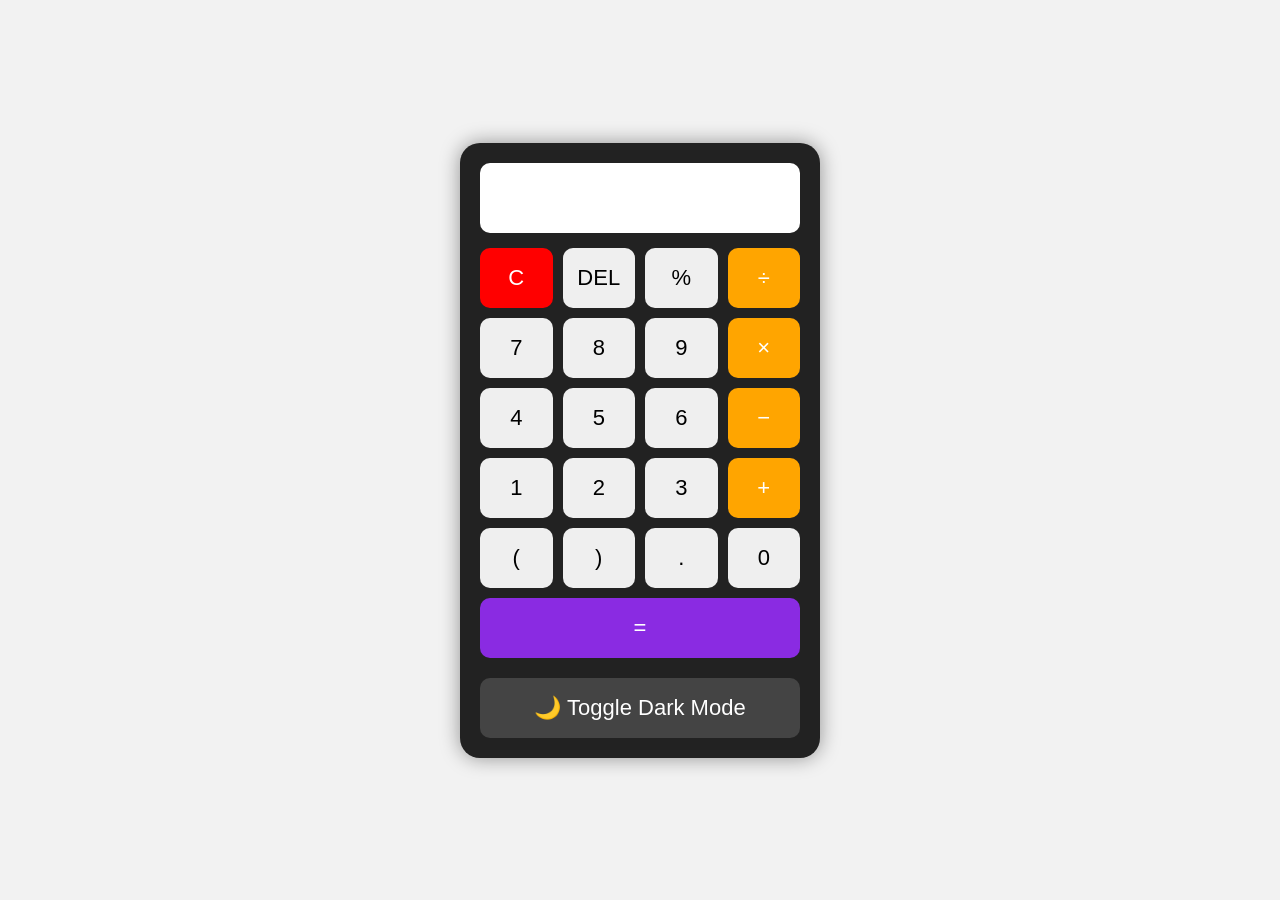
<file: CALCLTE.HTML>
<!DOCTYPE html>
<html>
<head>
<meta charset="UTF-8">
<title> Calculator</title>

<style>
*{
    margin:0;
    padding:0;
    box-sizing:border-box;
    font-family:Arial,sans-serif;
}

body{
    background:#f2f2f2;
    display:flex;
    justify-content:center;
    align-items:center;
    height:100vh;
}

.calculator{
    width:360px;
    background:#222;
    padding:20px;
    border-radius:20px;
    box-shadow:0 0 20px rgba(0,0,0,.4);
    transition:.3s;
}

.calculator.dark{
    background:#f5f5f5;
}

#display{
    width:100%;
    height:70px;
    border:none;
    border-radius:10px;
    margin-bottom:15px;
    font-size:30px;
    text-align:right;
    padding:10px;
    background:white;
    color:black;
}

.calculator.dark #display{
    background:#222;
    color:white;
}

.buttons{
    display:grid;
    grid-template-columns:repeat(4,1fr);
    gap:10px;
}

button{
    height:60px;
    border:none;
    border-radius:10px;
    font-size:22px;
    cursor:pointer;
}

button:hover{
    opacity:.85;
}

.operator{
    background:orange;
    color:white;
}

.equal{
    background:blueviolet;
    color:white;
}

.clear{
    background:red;
    color:white;
}

.toggle{
    width:100%;
    margin-top:20px;
    height:60px;
    border:none;
    border-radius:10px;
    background:#444;
    color:white;
    font-size:22px;
    cursor:pointer;
}

.calculator.dark .toggle{
    background:#ddd;
    color:black;
}
}
</style>

</head>

<body>

<div class="calculator" id="calculator">

<input type="text" id="display" readonly>

<div class="buttons">

    <button class="clear" onclick="clearDisplay()">C</button>
    <button onclick="deleteLast()">DEL</button>
    <button onclick="add('%')">%</button>
    <button class="operator" onclick="add('/')">÷</button>

    <button onclick="add('7')">7</button>
    <button onclick="add('8')">8</button>
    <button onclick="add('9')">9</button>
    <button class="operator" onclick="add('*')">×</button>

    <button onclick="add('4')">4</button>
    <button onclick="add('5')">5</button>
    <button onclick="add('6')">6</button>
    <button class="operator" onclick="add('-')">−</button>

    <button onclick="add('1')">1</button>
    <button onclick="add('2')">2</button>
    <button onclick="add('3')">3</button>
    <button class="operator" onclick="add('+')">+</button>

    <button onclick="add('(')">(</button>
    <button onclick="add(')')">)</button>
    <button onclick="add('.')">.</button>
    <button onclick="add('0')">0</button>

    <button class="equal" style="grid-column:span 4;" onclick="calculate()">=</button>

</div>

<button class="toggle" onclick="toggleMode()">
    🌙 Toggle Dark Mode
</button>

</div>
<script>

function add(value){
    document.getElementById("display").value += value;
}

function clearDisplay(){
    document.getElementById("display").value = "";
}

function deleteLast(){
    let text = document.getElementById("display").value;
    document.getElementById("display").value = text.slice(0,-1);
}

function calculate(){

    let expression = document.getElementById("display").value;

    try{
        expression = expression.replace(/(\d)\(/g, "$1*(");
        expression = expression.replace(/\)(\d)/g, ")*$1");
        let answer = eval(expression);
        document.getElementById("display").value = answer;
        
    }
    catch{
        document.getElementById("display").value = "Error";
    }

}

function toggleMode(){
    document.getElementById("calculator").classList.toggle("dark");
}

</script>

</body>
</html>
</file>
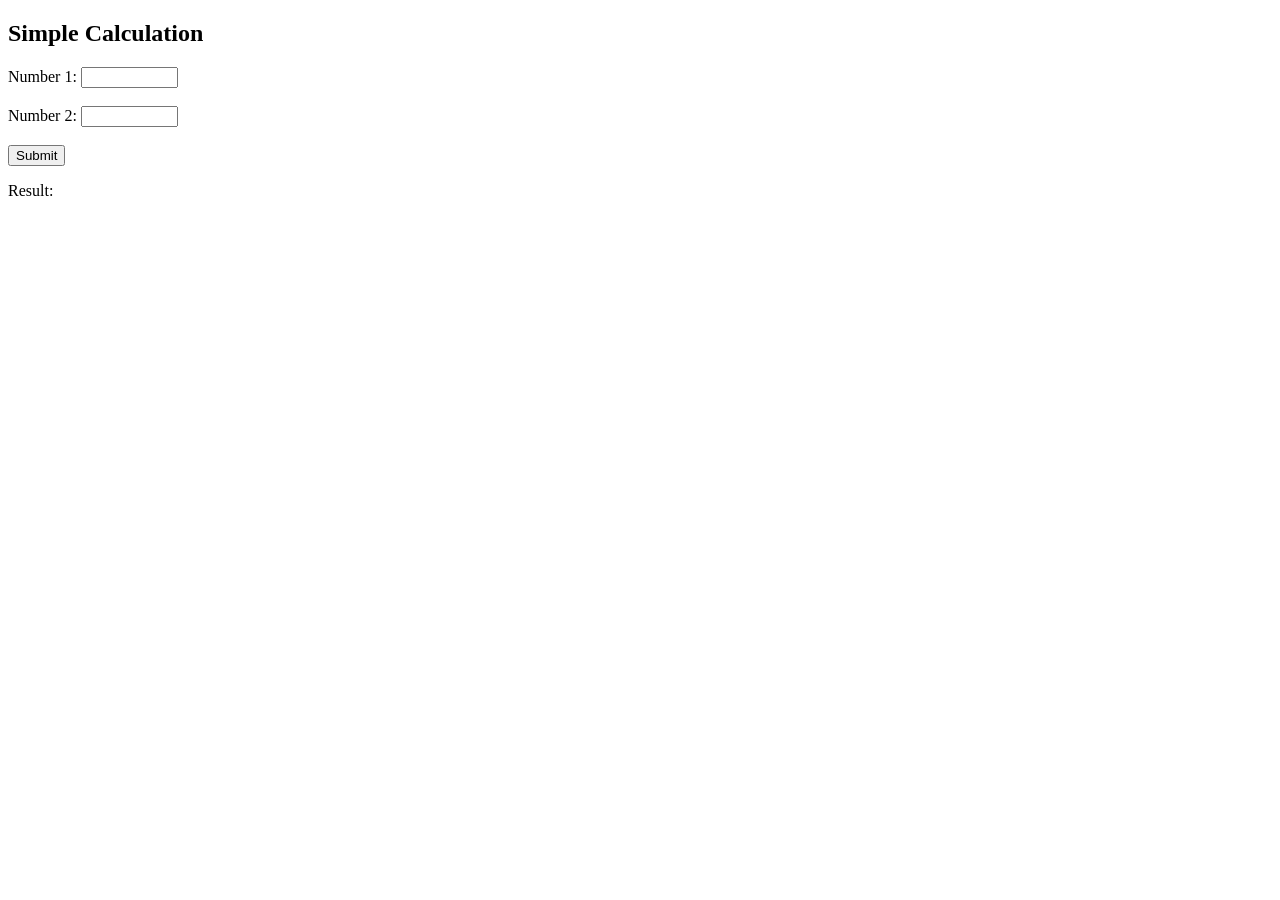
<file: simple calculate.html>
<!DOCTYPE html>
<html>
<head>
    <title>Simple Calculation</title>
</head>

<body>

    <h2>Simple Calculation</h2>

    Number 1:
    <input id="userInput1" size="10"><br><br>

    Number 2:
    <input id="userInput2" size="10"><br><br>

    <button onclick="userSubmit()">Submit</button>

    <p>Result:</p>
    <div id="result"></div>

    <script>
        function userSubmit() {
            const UI1 = parseInt(document.getElementById("userInput1").value);
            const UI2 = parseInt(document.getElementById("userInput2").value);

            const UI3 = UI1 + UI2;
            const UI4 = UI1 - UI2;
            const UI5 = UI1 * UI2;
            const UI6 = UI1 / UI2;
            const UI7 = UI1 % UI2;
            document.getElementById("result").innerHTML = UI3;
        }
    </script>

</body>
</html>
</file>
